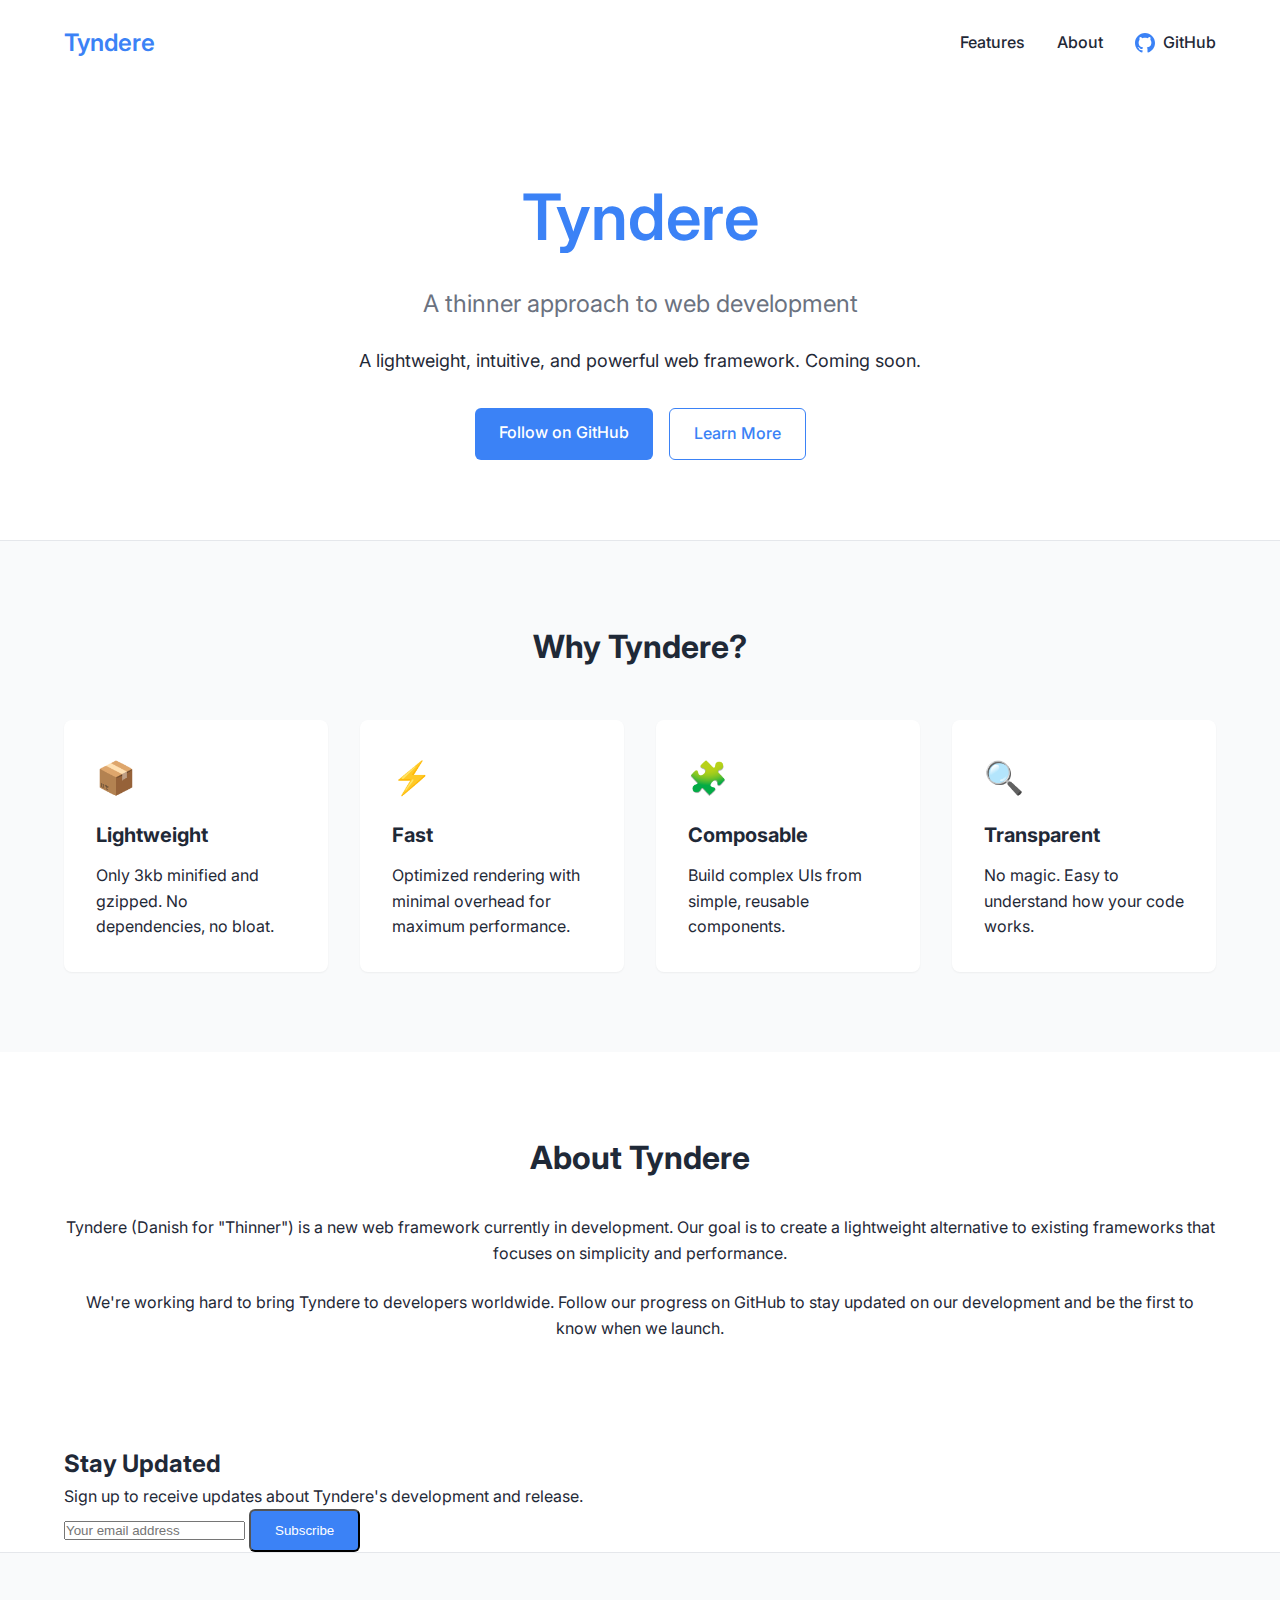
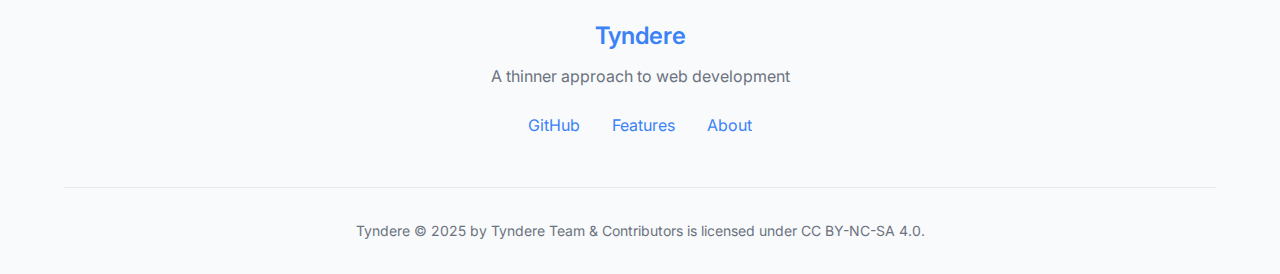
<file: index.html>
<!DOCTYPE html>
<html lang="en">
<head>
  <meta charset="UTF-8">
  <meta name="viewport" content="width=device-width, initial-scale=1.0">
  <title>Tyndere - Coming Soon</title>
  <link rel="stylesheet" href="styles.css">
  <link rel="preconnect" href="https://fonts.googleapis.com">
  <link rel="preconnect" href="https://fonts.gstatic.com" crossorigin>
  <link href="https://fonts.googleapis.com/css2?family=Inter:wght@300;400;500;600&display=swap" rel="stylesheet">
</head>
<body>
  <header>
    <nav>
      <div class="container">
        <div class="logo">Tyndere</div>
        <ul class="nav-links">
          <li><a href="#features">Features</a></li>
          <li><a href="./soon.html">About</a></li>
          <li><a href="https://github.com/tyndere" class="github-link">GitHub</a></li>
        </ul>
      </div>
    </nav>
    <div class="hero container">
      <h1>Tyndere</h1>
      <p class="tagline">A thinner approach to web development</p>
      <p class="description">A lightweight, intuitive, and powerful web framework. Coming soon.</p>
      <div class="cta-buttons">
        <a href="https://github.com/tyndere" class="btn primary">Follow on GitHub</a>
        <a href="./soon.html" class="btn secondary">Learn More</a>
      </div>
    </div>
  </header>

  <main>
    <section id="features" class="features">
      <div class="container">
        <h2>Why Tyndere?</h2>
        <div class="feature-grid">
          <div class="feature-card">
            <div class="feature-icon">📦</div>
            <h3>Lightweight</h3>
            <p>Only 3kb minified and gzipped. No dependencies, no bloat.</p>
          </div>
          <div class="feature-card">
            <div class="feature-icon">⚡</div>
            <h3>Fast</h3>
            <p>Optimized rendering with minimal overhead for maximum performance.</p>
          </div>
          <div class="feature-card">
            <div class="feature-icon">🧩</div>
            <h3>Composable</h3>
            <p>Build complex UIs from simple, reusable components.</p>
          </div>
          <div class="feature-card">
            <div class="feature-icon">🔍</div>
            <h3>Transparent</h3>
            <p>No magic. Easy to understand how your code works.</p>
          </div>
        </div>
      </div>
    </section>

    <section id="about" class="getting-started">
      <div class="container">
        <h2>About Tyndere</h2>
        <p>Tyndere (Danish for "Thinner") is a new web framework currently in development. Our goal is to create a lightweight alternative to existing frameworks that focuses on simplicity and performance.</p>
        <p>We're working hard to bring Tyndere to developers worldwide. Follow our progress on GitHub to stay updated on our development and be the first to know when we launch.</p>
      </div>
    </section>

    <section class="newsletter">
      <div class="container">
        <h2>Stay Updated</h2>
        <p>Sign up to receive updates about Tyndere's development and release.</p>
        <form class="newsletter-form">
          <input type="email" placeholder="Your email address" required>
          <button type="submit" class="btn primary">Subscribe</button>
        </form>
      </div>
    </section>
  </main>

  <footer>
    <div class="container">
      <div class="footer-content">
        <div class="footer-logo">Tyndere</div>
        <p class="footer-tagline">A thinner approach to web development</p>
        <div class="footer-links">
          <a href="https://github.com/tyndere">GitHub</a>
          <a href="./soon.html">Features</a>
          <a href="./soon.html">About</a>
        </div>
      </div>
      <div class="footer-bottom">
        <p>Tyndere © 2025 by Tyndere Team & Contributors is licensed under CC BY-NC-SA 4.0.</p>
      </div>
    </div>
  </footer>

  <script src="script.js"></script>
</body>
</html>
</file>
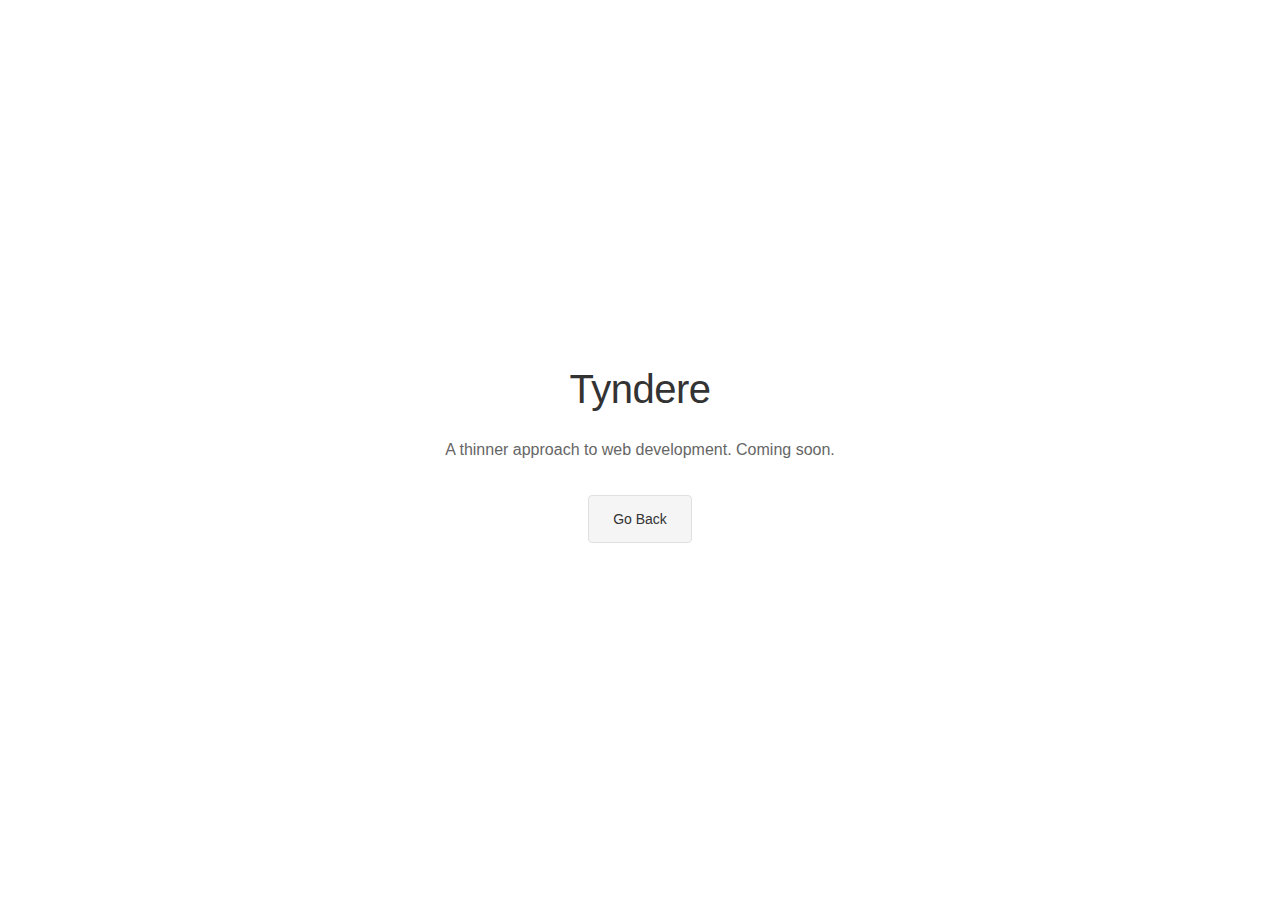
<file: soon.html>
<!DOCTYPE html>
<html lang="en">
<head>
  <meta charset="UTF-8">
  <meta name="viewport" content="width=device-width, initial-scale=1.0">
  <title>Tyndere - Coming Soon</title>
  <style>
    * {
      margin: 0;
      padding: 0;
      box-sizing: border-box;
    }
    
    body {
      font-family: -apple-system, BlinkMacSystemFont, 'Segoe UI', Roboto, Helvetica, Arial, sans-serif;
      background-color: #ffffff;
      color: #333333;
      display: flex;
      justify-content: center;
      align-items: center;
      height: 100vh;
      line-height: 1.6;
    }
    
    .container {
      text-align: center;
      padding: 2rem;
      max-width: 500px;
    }
    
    h1 {
      font-size: 2.5rem;
      font-weight: 300;
      margin-bottom: 1rem;
      letter-spacing: -0.5px;
    }
    
    p {
      font-size: 1rem;
      color: #666666;
      margin-bottom: 2rem;
    }
    
    .btn {
      display: inline-block;
      padding: 0.75rem 1.5rem;
      background-color: #f5f5f5;
      color: #333333;
      border: 1px solid #e0e0e0;
      border-radius: 4px;
      font-size: 0.875rem;
      text-decoration: none;
      transition: all 0.2s ease;
    }
    
    .btn:hover {
      background-color: #e9e9e9;
    }
  </style>
</head>
<body>
  <div class="container">
    <h1>Tyndere</h1>
    <p>A thinner approach to web development. Coming soon.</p>
    <a href="https://tyndere.github.io/" class="btn">Go Back</a>
  </div>
</body>
</html>
</file>
<file: styles.css>
:root {
  --primary-color: #3b82f6;
  --secondary-color: #1e40af;
  --text-color: #1f2937;
  --light-text-color: #6b7280;
  --background-color: #ffffff;
  --light-background: #f9fafb;
  --border-color: #e5e7eb;
  --code-background: #f3f4f6;
  --shadow-sm: 0 1px 2px 0 rgba(0, 0, 0, 0.05);
  --shadow: 0 4px 6px -1px rgba(0, 0, 0, 0.1), 0 2px 4px -1px rgba(0, 0, 0, 0.06);
}

* {
  margin: 0;
  padding: 0;
  box-sizing: border-box;
}

body {
  font-family: "Inter", -apple-system, BlinkMacSystemFont, "Segoe UI", Roboto, Oxygen, Ubuntu, Cantarell, "Open Sans",
    "Helvetica Neue", sans-serif;
  color: var(--text-color);
  line-height: 1.6;
  font-size: 16px;
  background-color: var(--background-color);
}

.container {
  width: 100%;
  max-width: 1200px;
  margin: 0 auto;
  padding: 0 1.5rem;
}

a {
  color: var(--primary-color);
  text-decoration: none;
  transition: color 0.2s;
}

a:hover {
  color: var(--secondary-color);
}

header {
  background-color: var(--background-color);
  border-bottom: 1px solid var(--border-color);
}

nav {
  padding: 1.5rem 0;
}

nav .container {
  display: flex;
  justify-content: space-between;
  align-items: center;
}

.logo {
  font-size: 1.5rem;
  font-weight: 600;
  color: var(--primary-color);
}

.nav-links {
  display: flex;
  list-style: none;
  gap: 2rem;
}

.nav-links a {
  color: var(--text-color);
  font-weight: 500;
}

.nav-links a:hover {
  color: var(--primary-color);
}

.github-link {
  display: flex;
  align-items: center;
  gap: 0.5rem;
}

.github-link::before {
  content: "";
  display: inline-block;
  width: 20px;
  height: 20px;
  background-image: url("data:image/svg+xml,%3Csvg xmlns='http://www.w3.org/2000/svg' viewBox='0 0 24 24' width='24' height='24'%3E%3Cpath fill='%233b82f6' d='M12 0c-6.626 0-12 5.373-12 12 0 5.302 3.438 9.8 8.207 11.387.599.111.793-.261.793-.577v-2.234c-3.338.726-4.033-1.416-4.033-1.416-.546-1.387-1.333-1.756-1.333-1.756-1.089-.745.083-.729.083-.729 1.205.084 1.839 1.237 1.839 1.237 1.07 1.834 2.807 1.304 3.492.997.107-.775.418-1.305.762-1.604-2.665-.305-5.467-1.334-5.467-5.931 0-1.311.469-2.381 1.236-3.221-.124-.303-.535-1.524.117-3.176 0 0 1.008-.322 3.301 1.23.957-.266 1.983-.399 3.003-.404 1.02.005 2.047.138 3.006.404 2.291-1.552 3.297-1.23 3.297-1.23.653 1.653.242 2.874.118 3.176.77.84 1.235 1.911 1.235 3.221 0 4.609-2.807 5.624-5.479 5.921.43.372.823 1.102.823 2.222v3.293c0 .319.192.694.801.576 4.765-1.589 8.199-6.086 8.199-11.386 0-6.627-5.373-12-12-12z'/%3E%3C/svg%3E");
  background-size: contain;
}

.hero {
  padding: 5rem 0;
  text-align: center;
}

.hero h1 {
  font-size: 4rem;
  font-weight: 600;
  margin-bottom: 1rem;
  color: var(--primary-color);
}

.tagline {
  font-size: 1.5rem;
  color: var(--light-text-color);
  margin-bottom: 1.5rem;
}

.description {
  max-width: 600px;
  margin: 0 auto 2rem;
  font-size: 1.125rem;
}

.cta-buttons {
  display: flex;
  justify-content: center;
  gap: 1rem;
}

.btn {
  display: inline-block;
  padding: 0.75rem 1.5rem;
  border-radius: 0.375rem;
  font-weight: 500;
  transition: all 0.2s;
}

.btn.primary {
  background-color: var(--primary-color);
  color: white;
}

.btn.primary:hover {
  background-color: var(--secondary-color);
  color: white;
}

.btn.secondary {
  background-color: white;
  color: var(--primary-color);
  border: 1px solid var(--primary-color);
}

.btn.secondary:hover {
  background-color: var(--light-background);
}

/* Features Section */
.features {
  padding: 5rem 0;
  background-color: var(--light-background);
}

.features h2 {
  text-align: center;
  margin-bottom: 3rem;
  font-size: 2rem;
}

.feature-grid {
  display: grid;
  grid-template-columns: repeat(auto-fit, minmax(250px, 1fr));
  gap: 2rem;
}

.feature-card {
  background-color: white;
  padding: 2rem;
  border-radius: 0.5rem;
  box-shadow: var(--shadow-sm);
  transition: transform 0.2s, box-shadow 0.2s;
}

.feature-card:hover {
  transform: translateY(-5px);
  box-shadow: var(--shadow);
}

.feature-icon {
  font-size: 2rem;
  margin-bottom: 1rem;
}

.feature-card h3 {
  margin-bottom: 0.75rem;
  font-size: 1.25rem;
}

.getting-started {
  padding: 5rem 0;
}

.getting-started h2 {
  text-align: center;
  margin-bottom: 2rem;
  font-size: 2rem;
}

.getting-started p {
  text-align: center;
  margin-bottom: 1.5rem;
}

.code-block {
  background-color: var(--code-background);
  border-radius: 0.5rem;
  padding: 1.5rem;
  margin-bottom: 2rem;
  overflow-x: auto;
}

.code-block pre {
  font-family: "SFMono-Regular", Consolas, "Liberation Mono", Menlo, monospace;
  font-size: 0.875rem;
}

.examples {
  padding: 5rem 0;
  background-color: var(--light-background);
}

.examples h2 {
  text-align: center;
  margin-bottom: 3rem;
  font-size: 2rem;
}

.example {
  margin-bottom: 3rem;
}

.example h3 {
  margin-bottom: 1rem;
  font-size: 1.25rem;
}

/* Documentation Section */
.docs {
  padding: 5rem 0;
}

.docs h2 {
  text-align: center;
  margin-bottom: 2rem;
  font-size: 2rem;
}

.docs p {
  text-align: center;
  margin-bottom: 3rem;
  max-width: 700px;
  margin-left: auto;
  margin-right: auto;
}

.docs-grid {
  display: grid;
  grid-template-columns: repeat(auto-fit, minmax(250px, 1fr));
  gap: 2rem;
}

.docs-card {
  background-color: white;
  padding: 2rem;
  border-radius: 0.5rem;
  box-shadow: var(--shadow-sm);
  transition: transform 0.2s, box-shadow 0.2s;
  display: block;
  color: var(--text-color);
}

.docs-card:hover {
  transform: translateY(-5px);
  box-shadow: var(--shadow);
  color: var(--text-color);
}

.docs-card h3 {
  margin-bottom: 0.75rem;
  font-size: 1.25rem;
  color: var(--primary-color);
}

footer {
  background-color: var(--light-background);
  padding: 4rem 0 2rem;
  border-top: 1px solid var(--border-color);
}

.footer-content {
  display: flex;
  flex-direction: column;
  align-items: center;
  margin-bottom: 3rem;
}

.footer-logo {
  font-size: 1.5rem;
  font-weight: 600;
  color: var(--primary-color);
  margin-bottom: 0.5rem;
}

.footer-tagline {
  color: var(--light-text-color);
  margin-bottom: 1.5rem;
}

.footer-links {
  display: flex;
  gap: 2rem;
}

.footer-bottom {
  text-align: center;
  padding-top: 2rem;
  border-top: 1px solid var(--border-color);
  color: var(--light-text-color);
  font-size: 0.875rem;
}

@media (max-width: 768px) {
  .hero h1 {
    font-size: 3rem;
  }

  .nav-links {
    gap: 1rem;
  }

  .cta-buttons {
    flex-direction: column;
    align-items: center;
  }

  .btn {
    width: 100%;
    max-width: 300px;
    text-align: center;
  }
}

@media (max-width: 640px) {
  nav .container {
    flex-direction: column;
    gap: 1rem;
  }

  .nav-links {
    width: 100%;
    justify-content: space-between;
  }

  .hero h1 {
    font-size: 2.5rem;
  }

  .tagline {
    font-size: 1.25rem;
  }

  .feature-grid,
  .docs-grid {
    grid-template-columns: 1fr;
  }

  .footer-links {
    flex-wrap: wrap;
    justify-content: center;
    gap: 1rem 2rem;
  }
}
</file>
